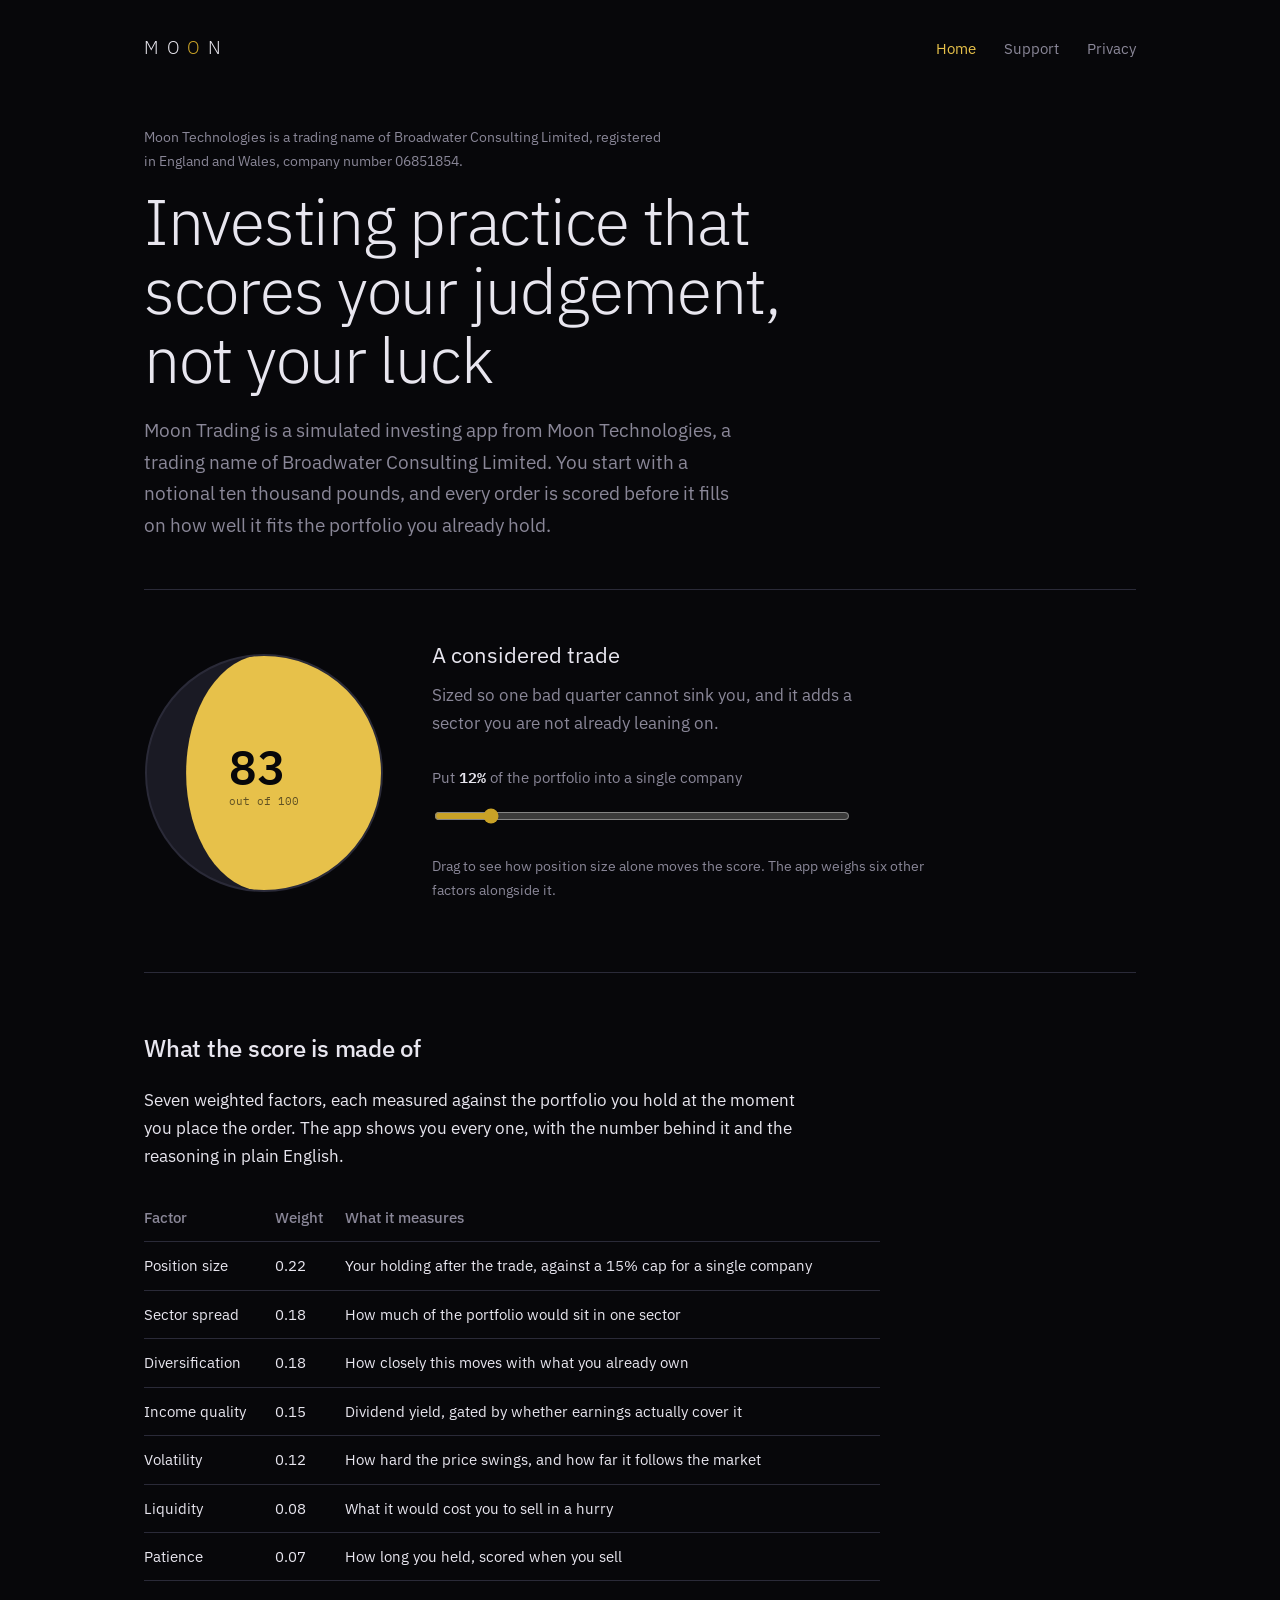
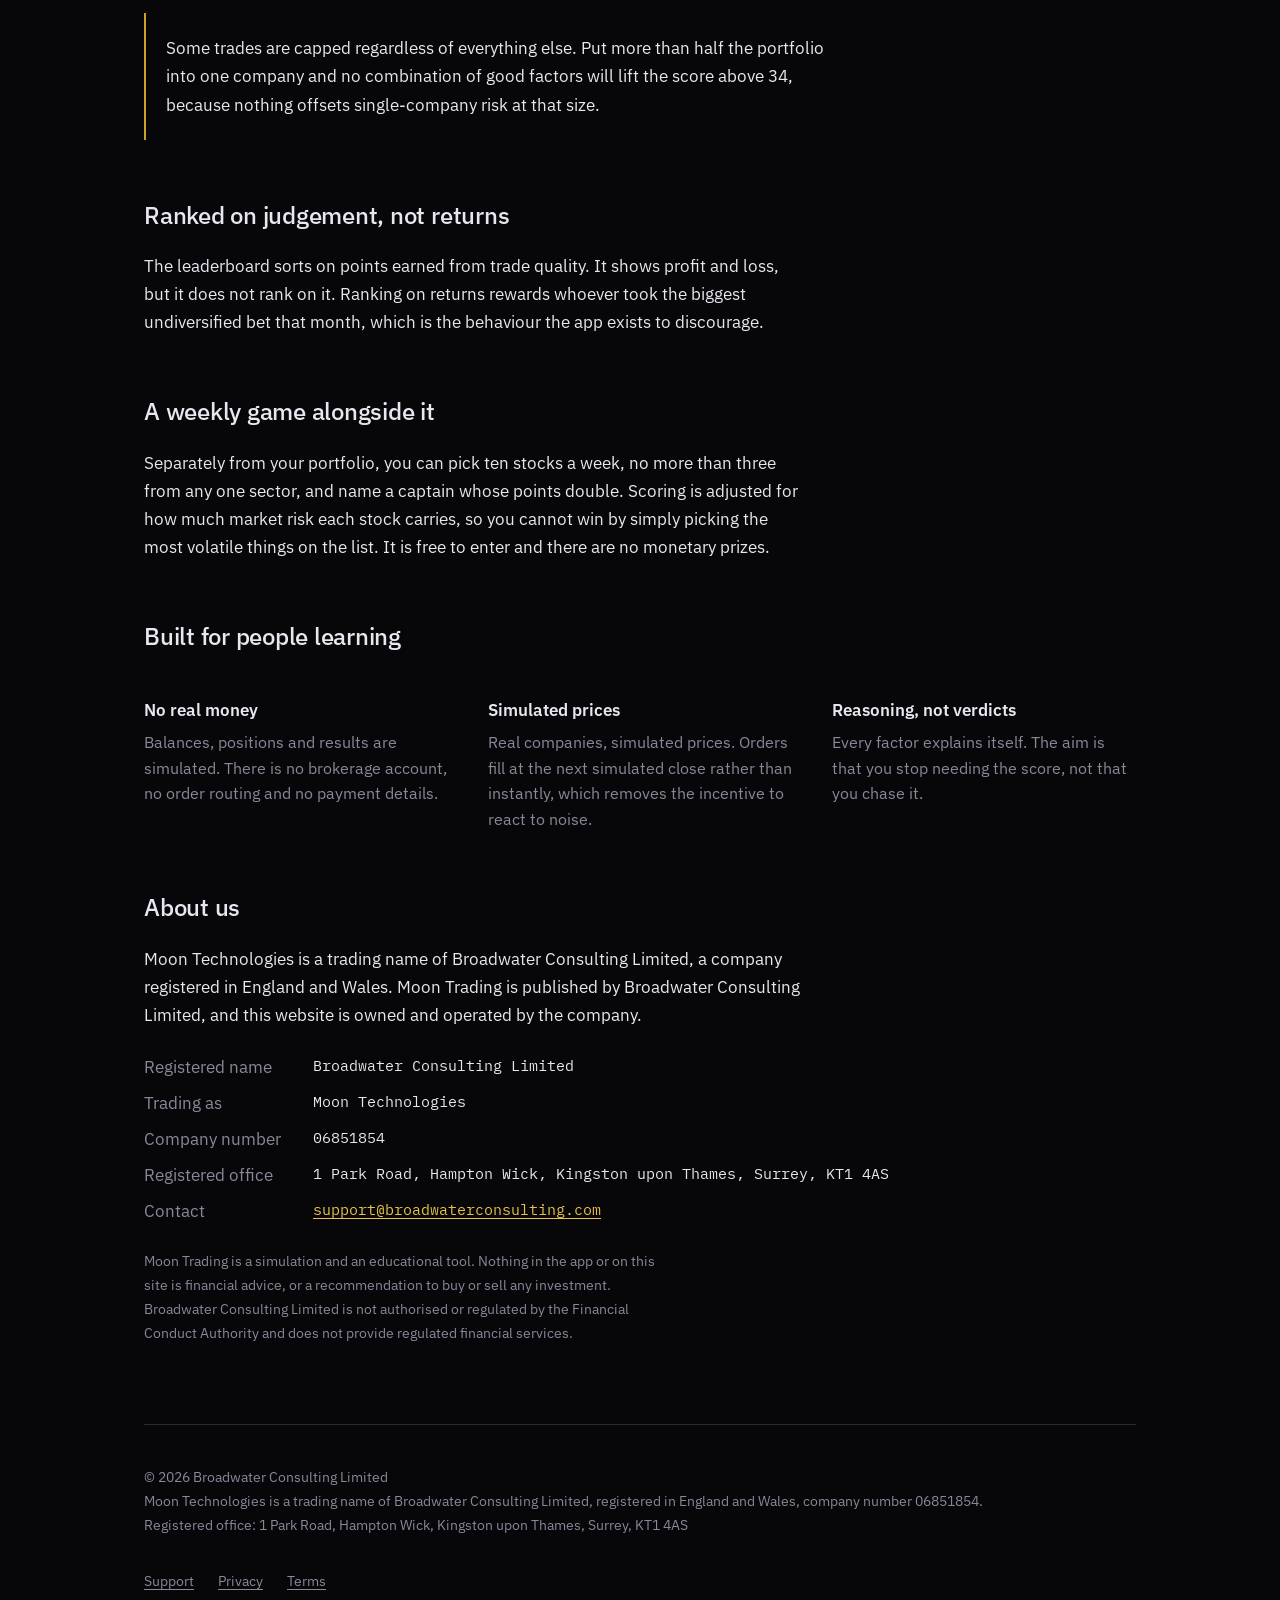
<file: index.html>
<!DOCTYPE html>
<html lang="en-GB">
<head>
<meta charset="utf-8">
<meta name="viewport" content="width=device-width, initial-scale=1">
<title>Moon Technologies</title>
<meta name="description" content="Moon Technologies is a trading name of Broadwater Consulting Limited. We build Moon Trading, a simulated investing app that scores every trade on how well it fits your portfolio. Simulated funds only.">
<link rel="preconnect" href="https://fonts.googleapis.com">
<link rel="preconnect" href="https://fonts.gstatic.com" crossorigin>
<link href="https://fonts.googleapis.com/css2?family=IBM+Plex+Mono:wght@400;600&family=IBM+Plex+Sans:wght@300;400;500;600&display=swap" rel="stylesheet">
<link rel="stylesheet" href="styles.css">
</head>
<body>
<div class="shell">

<header class="site">
  <a class="wordmark" href="index.html">MO<span>O</span>N</a>
  <nav class="site">
    <a href="index.html" aria-current="page">Home</a>
    <a href="support.html">Support</a>
    <a href="privacy.html">Privacy</a>
  </nav>
</header>

<main>
  <p class="small muted">Moon Technologies is a trading name of Broadwater Consulting Limited, registered in England and Wales, company number 06851854.</p>

  <h1>Investing practice that scores your judgement, not your luck</h1>
  <p class="lead">Moon Trading is a simulated investing app from Moon Technologies, a trading name of Broadwater Consulting Limited. You start with a notional ten thousand pounds, and every order is scored before it fills on how well it fits the portfolio you already hold.</p>

  <section class="demo" aria-labelledby="demo-heading">
    <div class="disc-wrap">
      <svg viewBox="0 0 240 240" role="img" aria-labelledby="demo-heading">
        <title id="demo-heading">Trade score shown as a moon phase</title>
        <clipPath id="disc"><circle cx="120" cy="120" r="118"/></clipPath>
        <circle cx="120" cy="120" r="118" fill="#1A1A24"/>
        <path id="terminator" clip-path="url(#disc)" fill="#E7C14A"/>
        <circle cx="120" cy="120" r="118" fill="none" stroke="#2A2A38" stroke-width="2"/>
      </svg>
      <div class="disc-readout">
        <div class="disc-score" id="score">83</div>
        <div class="disc-unit">out of 100</div>
      </div>
    </div>

    <div>
      <p class="verdict" id="verdict">A considered trade</p>
      <p class="reason" id="reason">Sized so one bad quarter cannot sink you, and it adds a sector you are not already leaning on.</p>
      <label class="control" for="size">Put <b id="sizeLabel">12%</b> of the portfolio into a single company</label>
      <input type="range" id="size" min="1" max="90" value="12" step="1">
      <p class="small muted" style="margin-top:1rem">Drag to see how position size alone moves the score. The app weighs six other factors alongside it.</p>
    </div>
  </section>

  <h2>What the score is made of</h2>
  <p>Seven weighted factors, each measured against the portfolio you hold at the moment you place the order. The app shows you every one, with the number behind it and the reasoning in plain English.</p>

  <table class="data">
    <thead><tr><th scope="col">Factor</th><th scope="col">Weight</th><th scope="col">What it measures</th></tr></thead>
    <tbody>
      <tr><td>Position size</td><td>0.22</td><td>Your holding after the trade, against a 15% cap for a single company</td></tr>
      <tr><td>Sector spread</td><td>0.18</td><td>How much of the portfolio would sit in one sector</td></tr>
      <tr><td>Diversification</td><td>0.18</td><td>How closely this moves with what you already own</td></tr>
      <tr><td>Income quality</td><td>0.15</td><td>Dividend yield, gated by whether earnings actually cover it</td></tr>
      <tr><td>Volatility</td><td>0.12</td><td>How hard the price swings, and how far it follows the market</td></tr>
      <tr><td>Liquidity</td><td>0.08</td><td>What it would cost you to sell in a hurry</td></tr>
      <tr><td>Patience</td><td>0.07</td><td>How long you held, scored when you sell</td></tr>
    </tbody>
  </table>

  <div class="callout">
    <p>Some trades are capped regardless of everything else. Put more than half the portfolio into one company and no combination of good factors will lift the score above 34, because nothing offsets single-company risk at that size.</p>
  </div>

  <h2>Ranked on judgement, not returns</h2>
  <p>The leaderboard sorts on points earned from trade quality. It shows profit and loss, but it does not rank on it. Ranking on returns rewards whoever took the biggest undiversified bet that month, which is the behaviour the app exists to discourage.</p>

  <h2>A weekly game alongside it</h2>
  <p>Separately from your portfolio, you can pick ten stocks a week, no more than three from any one sector, and name a captain whose points double. Scoring is adjusted for how much market risk each stock carries, so you cannot win by simply picking the most volatile things on the list. It is free to enter and there are no monetary prizes.</p>

  <h2>Built for people learning</h2>
  <div class="facts">
    <div>
      <h3>No real money</h3>
      <p>Balances, positions and results are simulated. There is no brokerage account, no order routing and no payment details.</p>
    </div>
    <div>
      <h3>Simulated prices</h3>
      <p>Real companies, simulated prices. Orders fill at the next simulated close rather than instantly, which removes the incentive to react to noise.</p>
    </div>
    <div>
      <h3>Reasoning, not verdicts</h3>
      <p>Every factor explains itself. The aim is that you stop needing the score, not that you chase it.</p>
    </div>
  </div>

  <h2>About us</h2>
  <p>Moon Technologies is a trading name of Broadwater Consulting Limited, a company registered in England and Wales. Moon Trading is published by Broadwater Consulting Limited, and this website is owned and operated by the company.</p>
  <dl class="meta">
    <dt>Registered name</dt><dd>Broadwater Consulting Limited</dd>
    <dt>Trading as</dt><dd>Moon Technologies</dd>
    <dt>Company number</dt><dd>06851854</dd>
    <dt>Registered office</dt><dd>1 Park Road, Hampton Wick, Kingston upon Thames, Surrey, KT1 4AS</dd>
    <dt>Contact</dt><dd><a href="mailto:support@broadwaterconsulting.com">support@broadwaterconsulting.com</a></dd>
  </dl>

  <p class="small muted">Moon Trading is a simulation and an educational tool. Nothing in the app or on this site is financial advice, or a recommendation to buy or sell any investment. Broadwater Consulting Limited is not authorised or regulated by the Financial Conduct Authority and does not provide regulated financial services.</p>
</main>

<footer class="site">
  <div>
    &copy; 2026 Broadwater Consulting Limited<br>
    Moon Technologies is a trading name of Broadwater Consulting Limited, registered in England and Wales, company number 06851854.<br>
    Registered office: 1 Park Road, Hampton Wick, Kingston upon Thames, Surrey, KT1 4AS
  </div>
  <nav>
    <a href="support.html">Support</a>
    <a href="privacy.html">Privacy</a>
    <a href="terms.html">Terms</a>
  </nav>
</footer>

</div>

<script>
(function () {
  var slider = document.getElementById('size');
  var terminator = document.getElementById('terminator');
  var scoreEl = document.getElementById('score');
  var verdictEl = document.getElementById('verdict');
  var reasonEl = document.getElementById('reason');
  var sizeLabel = document.getElementById('sizeLabel');

  function clamp(v) { return Math.max(-1, Math.min(1, v)); }

  function phasePath(illumination) {
    var r = 118, cx = 120, cy = 120;
    var offset = r * (1 - 2 * illumination);
    var rx = Math.abs(offset);
    var inner = illumination > 0.5 ? 1 : 0;
    return 'M ' + cx + ' ' + (cy - r) +
           ' A ' + r + ' ' + r + ' 0 0 1 ' + cx + ' ' + (cy + r) +
           ' A ' + rx + ' ' + r + ' 0 0 ' + inner + ' ' + cx + ' ' + (cy - r) + ' Z';
  }

  function render() {
    var weight = Number(slider.value) / 100;
    var sizeScore = weight <= 0.15 ? 1 : clamp(1 - (weight - 0.15) / 0.15);
    var sectorScore = weight <= 0.3 ? 1 : clamp(1 - (weight - 0.3) / 0.3);
    var others = 0.42;
    var weighted = sizeScore * 0.22 + sectorScore * 0.18 + others * 0.6;
    var raw = Math.round(((weighted + 1) / 2) * 100);
    var capped = weight > 0.5 ? Math.min(raw, 34) : raw;

    var illumination = Math.max(0.02, Math.min(1, capped / 100));
    terminator.setAttribute('d', phasePath(illumination));
    terminator.setAttribute('fill', capped >= 55 ? '#E7C14A' : capped >= 35 ? '#C9A227' : '#B5482F');

    scoreEl.textContent = capped;
    sizeLabel.textContent = slider.value + '%';

    if (capped >= 75) {
      verdictEl.textContent = 'A considered trade';
      reasonEl.textContent = 'Sized so one bad quarter cannot sink you, and it adds a sector you are not already leaning on.';
    } else if (capped >= 55) {
      verdictEl.textContent = 'A reasonable trade';
      reasonEl.textContent = 'Larger than ideal for one company, but not enough to put the whole portfolio at risk.';
    } else if (capped >= 35) {
      verdictEl.textContent = 'This stretches your portfolio';
      reasonEl.textContent = 'One company now drives most of your result. A single profit warning would undo months of work.';
    } else {
      verdictEl.textContent = 'This concentrates risk sharply';
      reasonEl.textContent = 'More than half the portfolio in one company. The score is capped at 34 because no other quality offsets single-company risk at this size.';
    }
  }

  slider.addEventListener('input', render);
  render();
})();
</script>
</body>
</html>
</file>
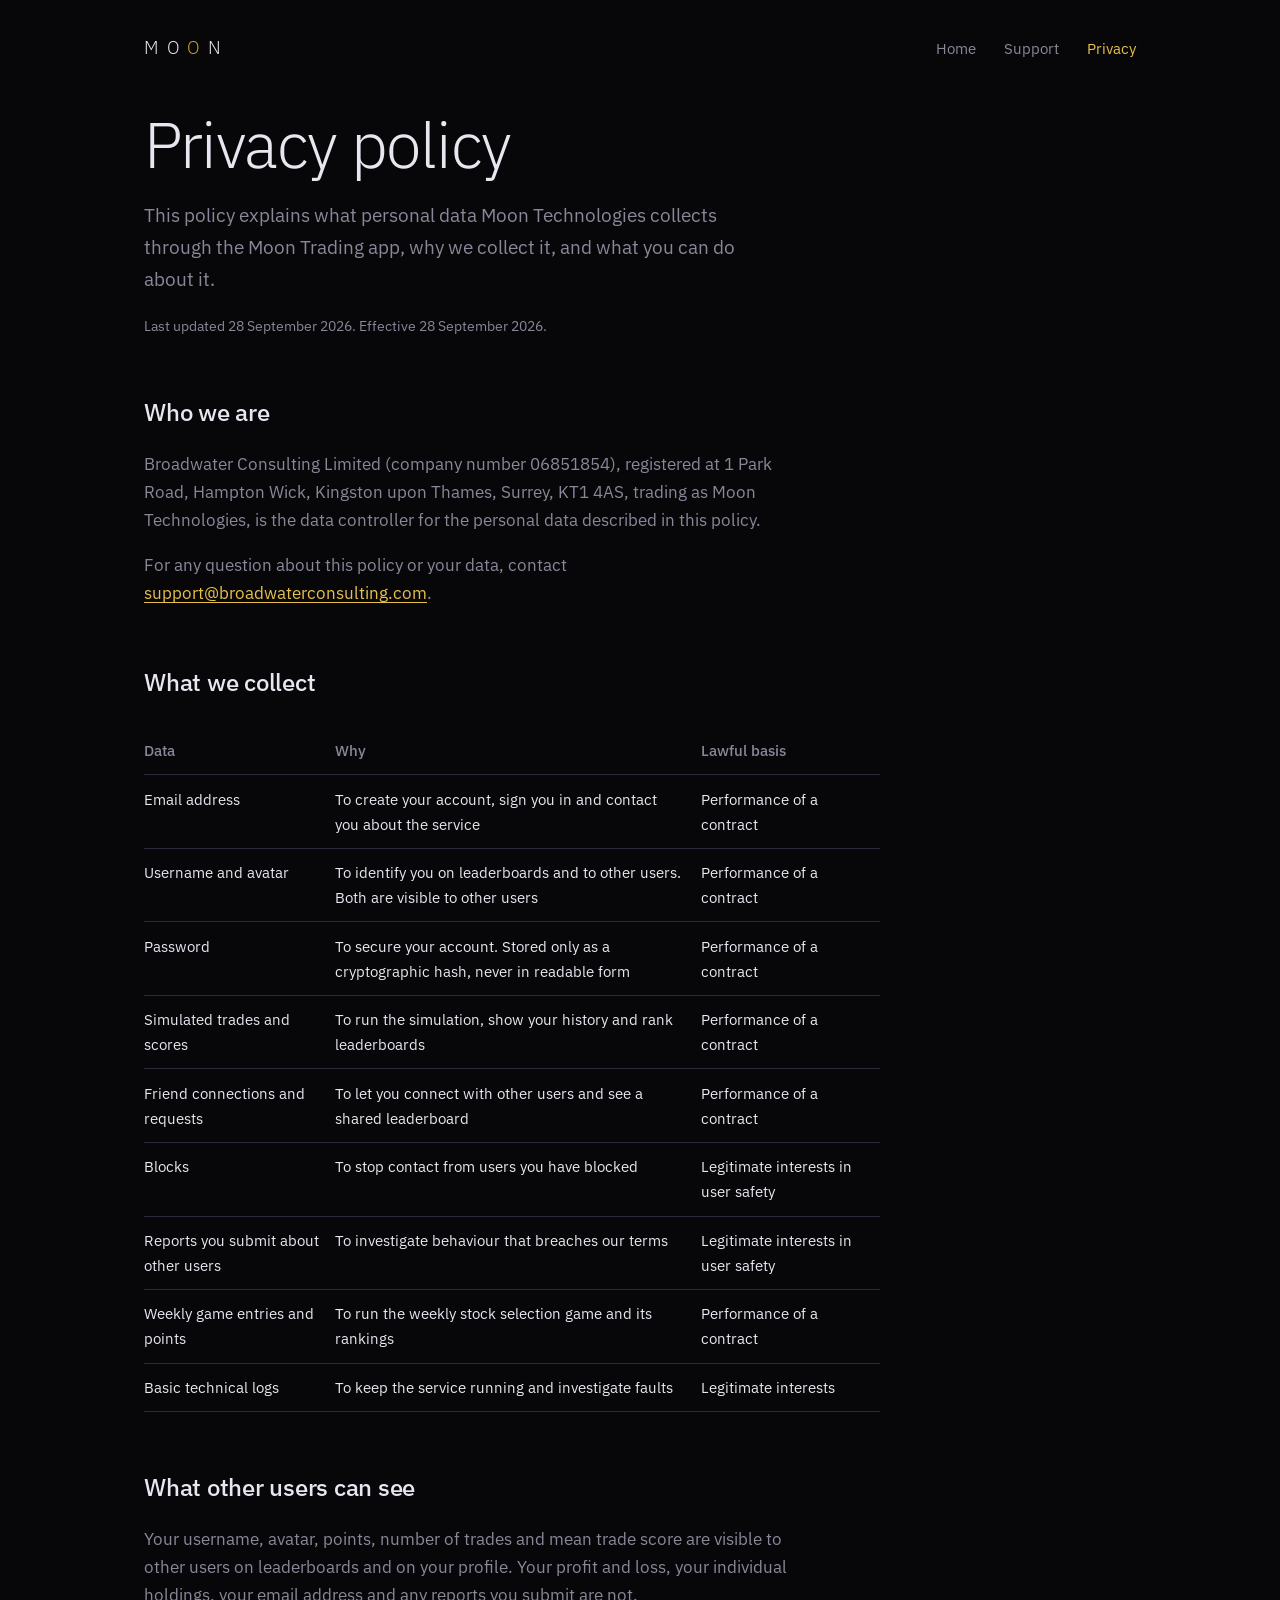
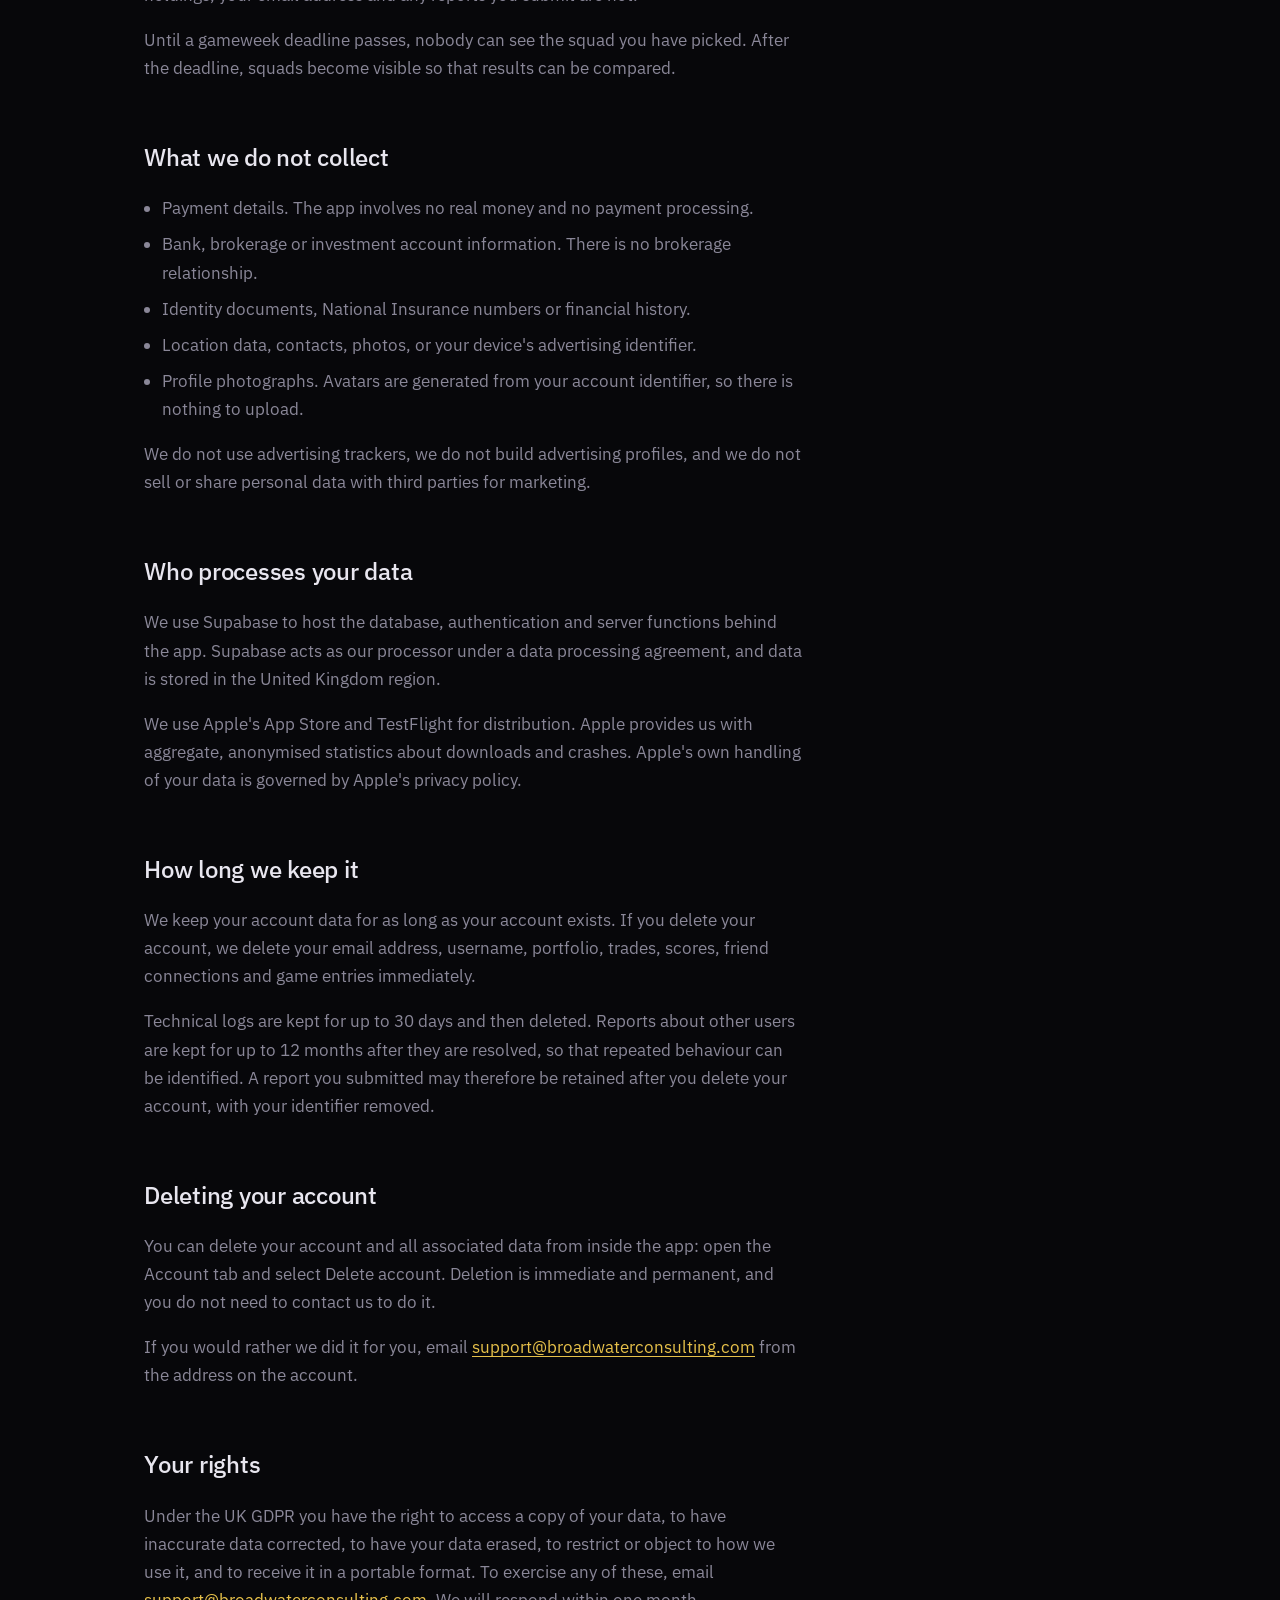
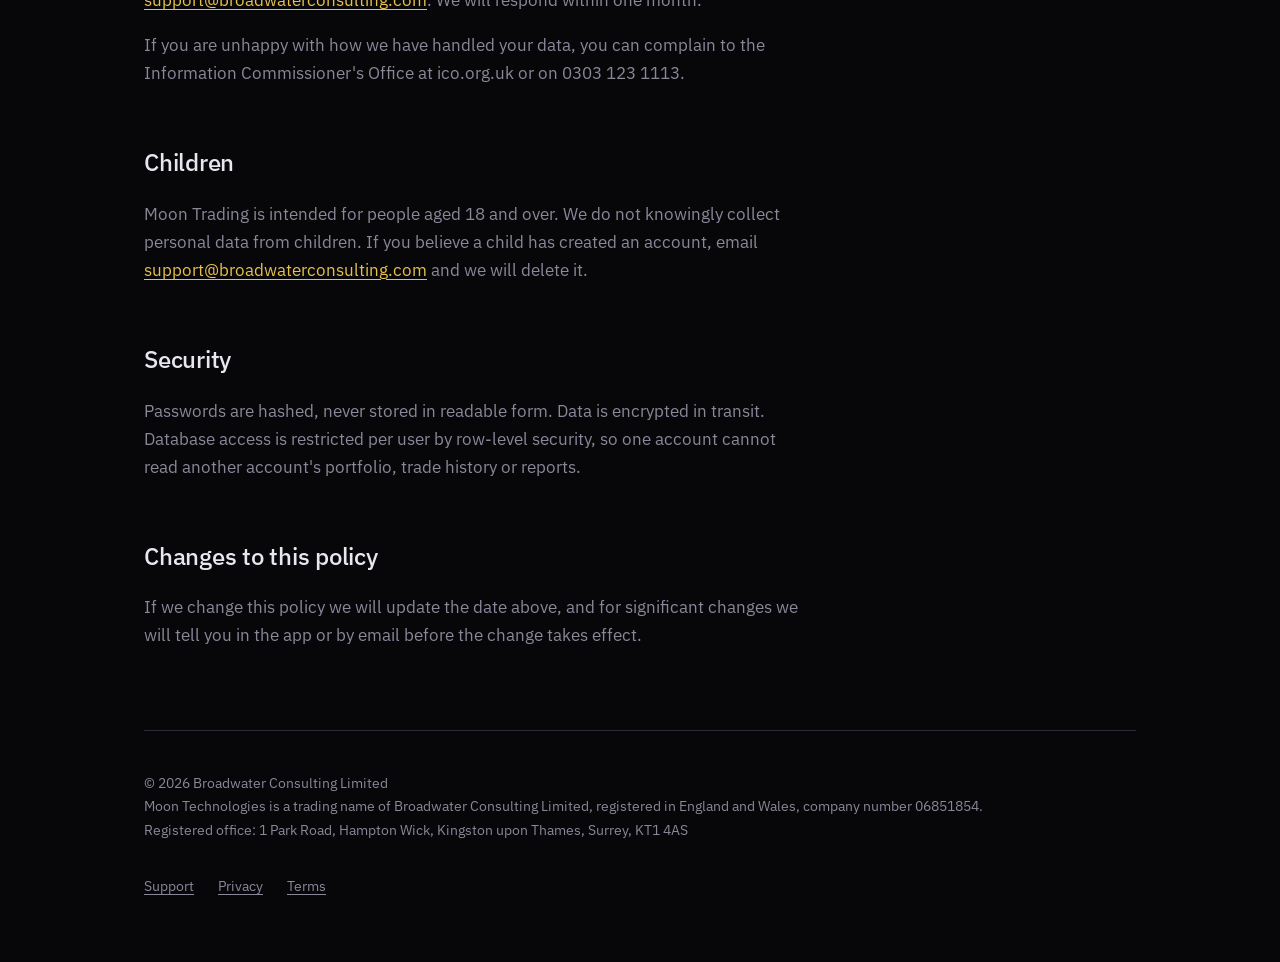
<file: privacy.html>
<!DOCTYPE html>
<html lang="en-GB">
<head>
<meta charset="utf-8">
<meta name="viewport" content="width=device-width, initial-scale=1">
<title>Privacy policy | Moon Technologies</title>
<meta name="description" content="How Moon Technologies, a trading name of Broadwater Consulting Limited, collects, uses and stores personal data in the Moon Trading app.">
<link rel="preconnect" href="https://fonts.googleapis.com">
<link rel="preconnect" href="https://fonts.gstatic.com" crossorigin>
<link href="https://fonts.googleapis.com/css2?family=IBM+Plex+Mono:wght@400;600&family=IBM+Plex+Sans:wght@300;400;500;600&display=swap" rel="stylesheet">
<link rel="stylesheet" href="styles.css">
</head>
<body>
<div class="shell">

<header class="site">
  <a class="wordmark" href="index.html">MO<span>O</span>N</a>
  <nav class="site">
    <a href="index.html">Home</a>
    <a href="support.html">Support</a>
    <a href="privacy.html" aria-current="page">Privacy</a>
  </nav>
</header>

<main class="legal">
  <h1>Privacy policy</h1>
  <p class="lead">This policy explains what personal data Moon Technologies collects through the Moon Trading app, why we collect it, and what you can do about it.</p>
  <p class="small">Last updated 28 September 2026. Effective 28 September 2026.</p>

  <h2>Who we are</h2>
  <p>Broadwater Consulting Limited (company number 06851854), registered at 1 Park Road, Hampton Wick, Kingston upon Thames, Surrey, KT1 4AS, trading as Moon Technologies, is the data controller for the personal data described in this policy.</p>
  <p>For any question about this policy or your data, contact <a href="mailto:support@broadwaterconsulting.com">support@broadwaterconsulting.com</a>.</p>

  <h2>What we collect</h2>
  <table class="data">
    <thead><tr><th scope="col">Data</th><th scope="col">Why</th><th scope="col">Lawful basis</th></tr></thead>
    <tbody>
      <tr><td>Email address</td><td>To create your account, sign you in and contact you about the service</td><td>Performance of a contract</td></tr>
      <tr><td>Username and avatar</td><td>To identify you on leaderboards and to other users. Both are visible to other users</td><td>Performance of a contract</td></tr>
      <tr><td>Password</td><td>To secure your account. Stored only as a cryptographic hash, never in readable form</td><td>Performance of a contract</td></tr>
      <tr><td>Simulated trades and scores</td><td>To run the simulation, show your history and rank leaderboards</td><td>Performance of a contract</td></tr>
      <tr><td>Friend connections and requests</td><td>To let you connect with other users and see a shared leaderboard</td><td>Performance of a contract</td></tr>
      <tr><td>Blocks</td><td>To stop contact from users you have blocked</td><td>Legitimate interests in user safety</td></tr>
      <tr><td>Reports you submit about other users</td><td>To investigate behaviour that breaches our terms</td><td>Legitimate interests in user safety</td></tr>
      <tr><td>Weekly game entries and points</td><td>To run the weekly stock selection game and its rankings</td><td>Performance of a contract</td></tr>
      <tr><td>Basic technical logs</td><td>To keep the service running and investigate faults</td><td>Legitimate interests</td></tr>
    </tbody>
  </table>

  <h2>What other users can see</h2>
  <p>Your username, avatar, points, number of trades and mean trade score are visible to other users on leaderboards and on your profile. Your profit and loss, your individual holdings, your email address and any reports you submit are not.</p>
  <p>Until a gameweek deadline passes, nobody can see the squad you have picked. After the deadline, squads become visible so that results can be compared.</p>

  <h2>What we do not collect</h2>
  <ul>
    <li>Payment details. The app involves no real money and no payment processing.</li>
    <li>Bank, brokerage or investment account information. There is no brokerage relationship.</li>
    <li>Identity documents, National Insurance numbers or financial history.</li>
    <li>Location data, contacts, photos, or your device's advertising identifier.</li>
    <li>Profile photographs. Avatars are generated from your account identifier, so there is nothing to upload.</li>
  </ul>
  <p>We do not use advertising trackers, we do not build advertising profiles, and we do not sell or share personal data with third parties for marketing.</p>

  <h2>Who processes your data</h2>
  <p>We use Supabase to host the database, authentication and server functions behind the app. Supabase acts as our processor under a data processing agreement, and data is stored in the United Kingdom region.</p>
  <p>We use Apple's App Store and TestFlight for distribution. Apple provides us with aggregate, anonymised statistics about downloads and crashes. Apple's own handling of your data is governed by Apple's privacy policy.</p>

  <h2>How long we keep it</h2>
  <p>We keep your account data for as long as your account exists. If you delete your account, we delete your email address, username, portfolio, trades, scores, friend connections and game entries immediately.</p>
  <p>Technical logs are kept for up to 30 days and then deleted. Reports about other users are kept for up to 12 months after they are resolved, so that repeated behaviour can be identified. A report you submitted may therefore be retained after you delete your account, with your identifier removed.</p>

  <h2>Deleting your account</h2>
  <p>You can delete your account and all associated data from inside the app: open the Account tab and select Delete account. Deletion is immediate and permanent, and you do not need to contact us to do it.</p>
  <p>If you would rather we did it for you, email <a href="mailto:support@broadwaterconsulting.com">support@broadwaterconsulting.com</a> from the address on the account.</p>

  <h2>Your rights</h2>
  <p>Under the UK GDPR you have the right to access a copy of your data, to have inaccurate data corrected, to have your data erased, to restrict or object to how we use it, and to receive it in a portable format. To exercise any of these, email <a href="mailto:support@broadwaterconsulting.com">support@broadwaterconsulting.com</a>. We will respond within one month.</p>
  <p>If you are unhappy with how we have handled your data, you can complain to the Information Commissioner's Office at ico.org.uk or on 0303 123 1113.</p>

  <h2>Children</h2>
  <p>Moon Trading is intended for people aged 18 and over. We do not knowingly collect personal data from children. If you believe a child has created an account, email <a href="mailto:support@broadwaterconsulting.com">support@broadwaterconsulting.com</a> and we will delete it.</p>

  <h2>Security</h2>
  <p>Passwords are hashed, never stored in readable form. Data is encrypted in transit. Database access is restricted per user by row-level security, so one account cannot read another account's portfolio, trade history or reports.</p>

  <h2>Changes to this policy</h2>
  <p>If we change this policy we will update the date above, and for significant changes we will tell you in the app or by email before the change takes effect.</p>
</main>

<footer class="site">
  <div>
    &copy; 2026 Broadwater Consulting Limited<br>
    Moon Technologies is a trading name of Broadwater Consulting Limited, registered in England and Wales, company number 06851854.<br>
    Registered office: 1 Park Road, Hampton Wick, Kingston upon Thames, Surrey, KT1 4AS
  </div>
  <nav>
    <a href="support.html">Support</a>
    <a href="privacy.html">Privacy</a>
    <a href="terms.html">Terms</a>
  </nav>
</footer>

</div>
</body>
</html>
</file>
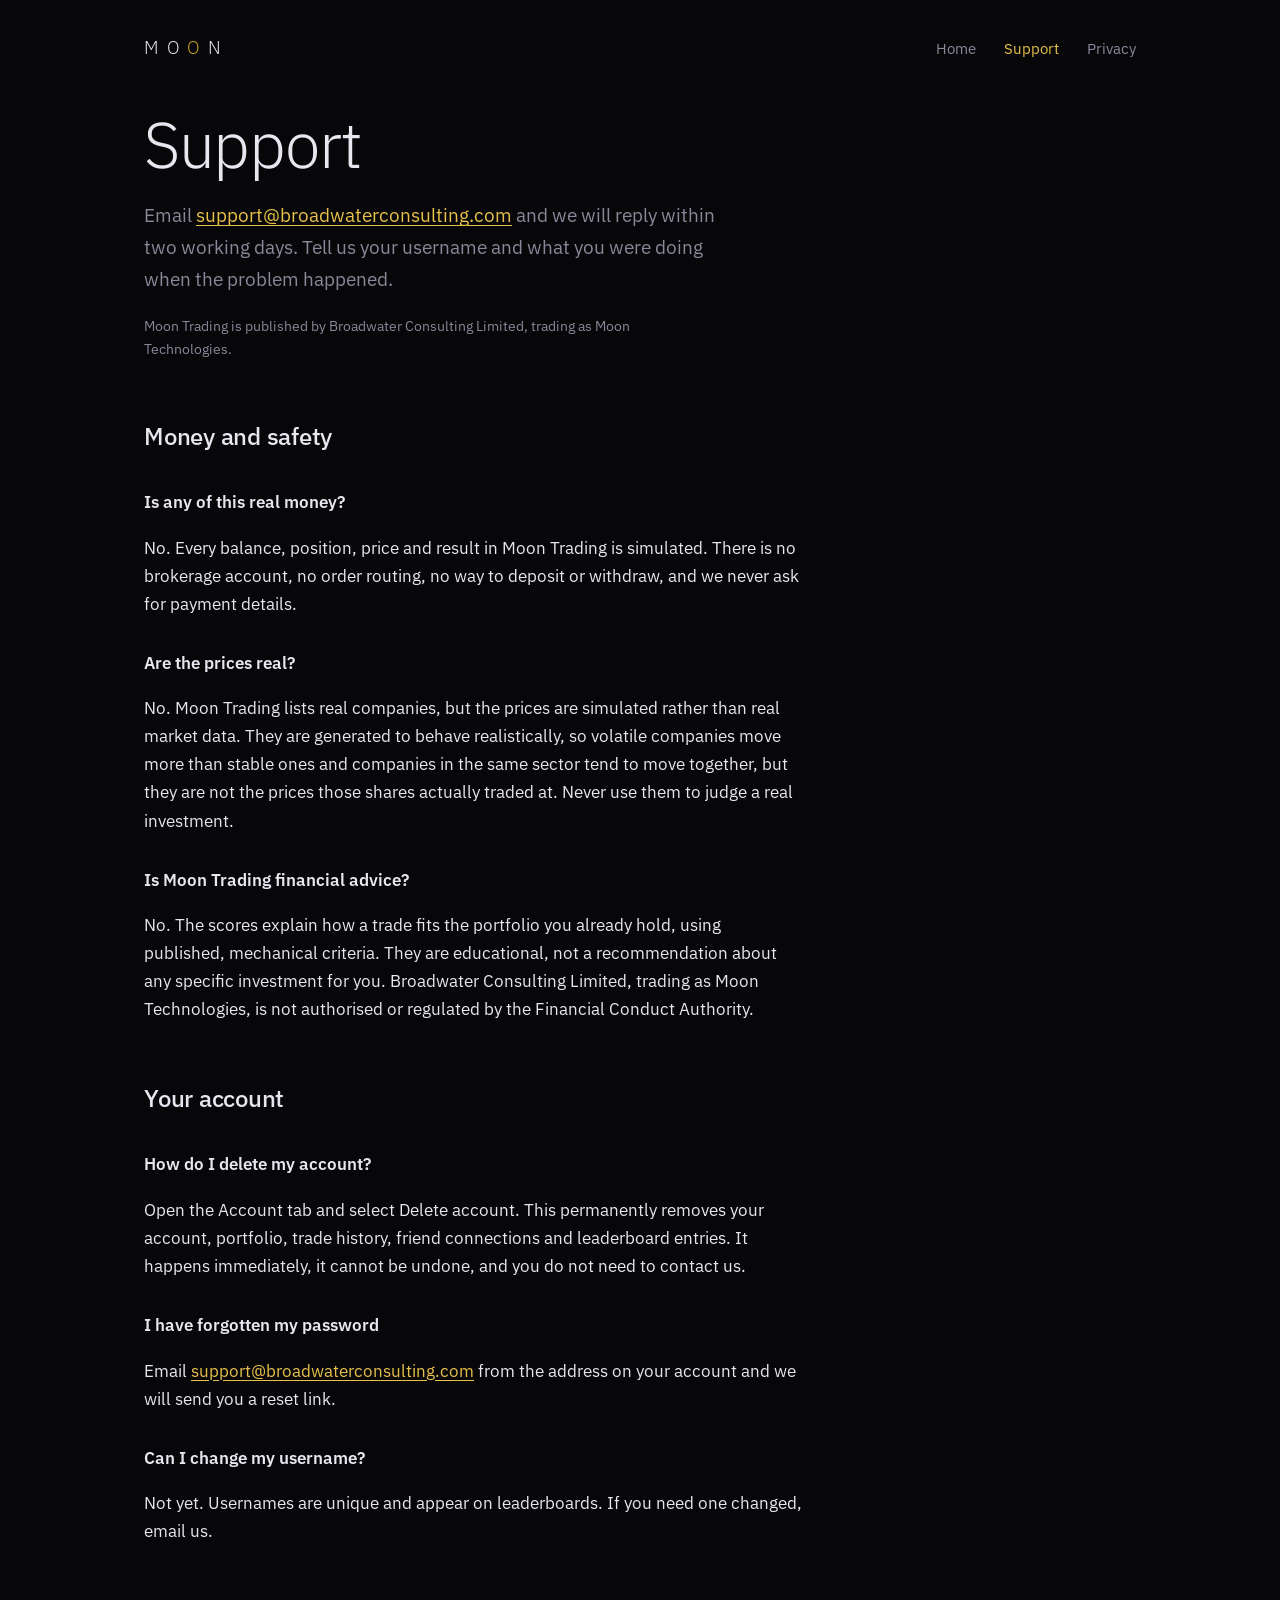
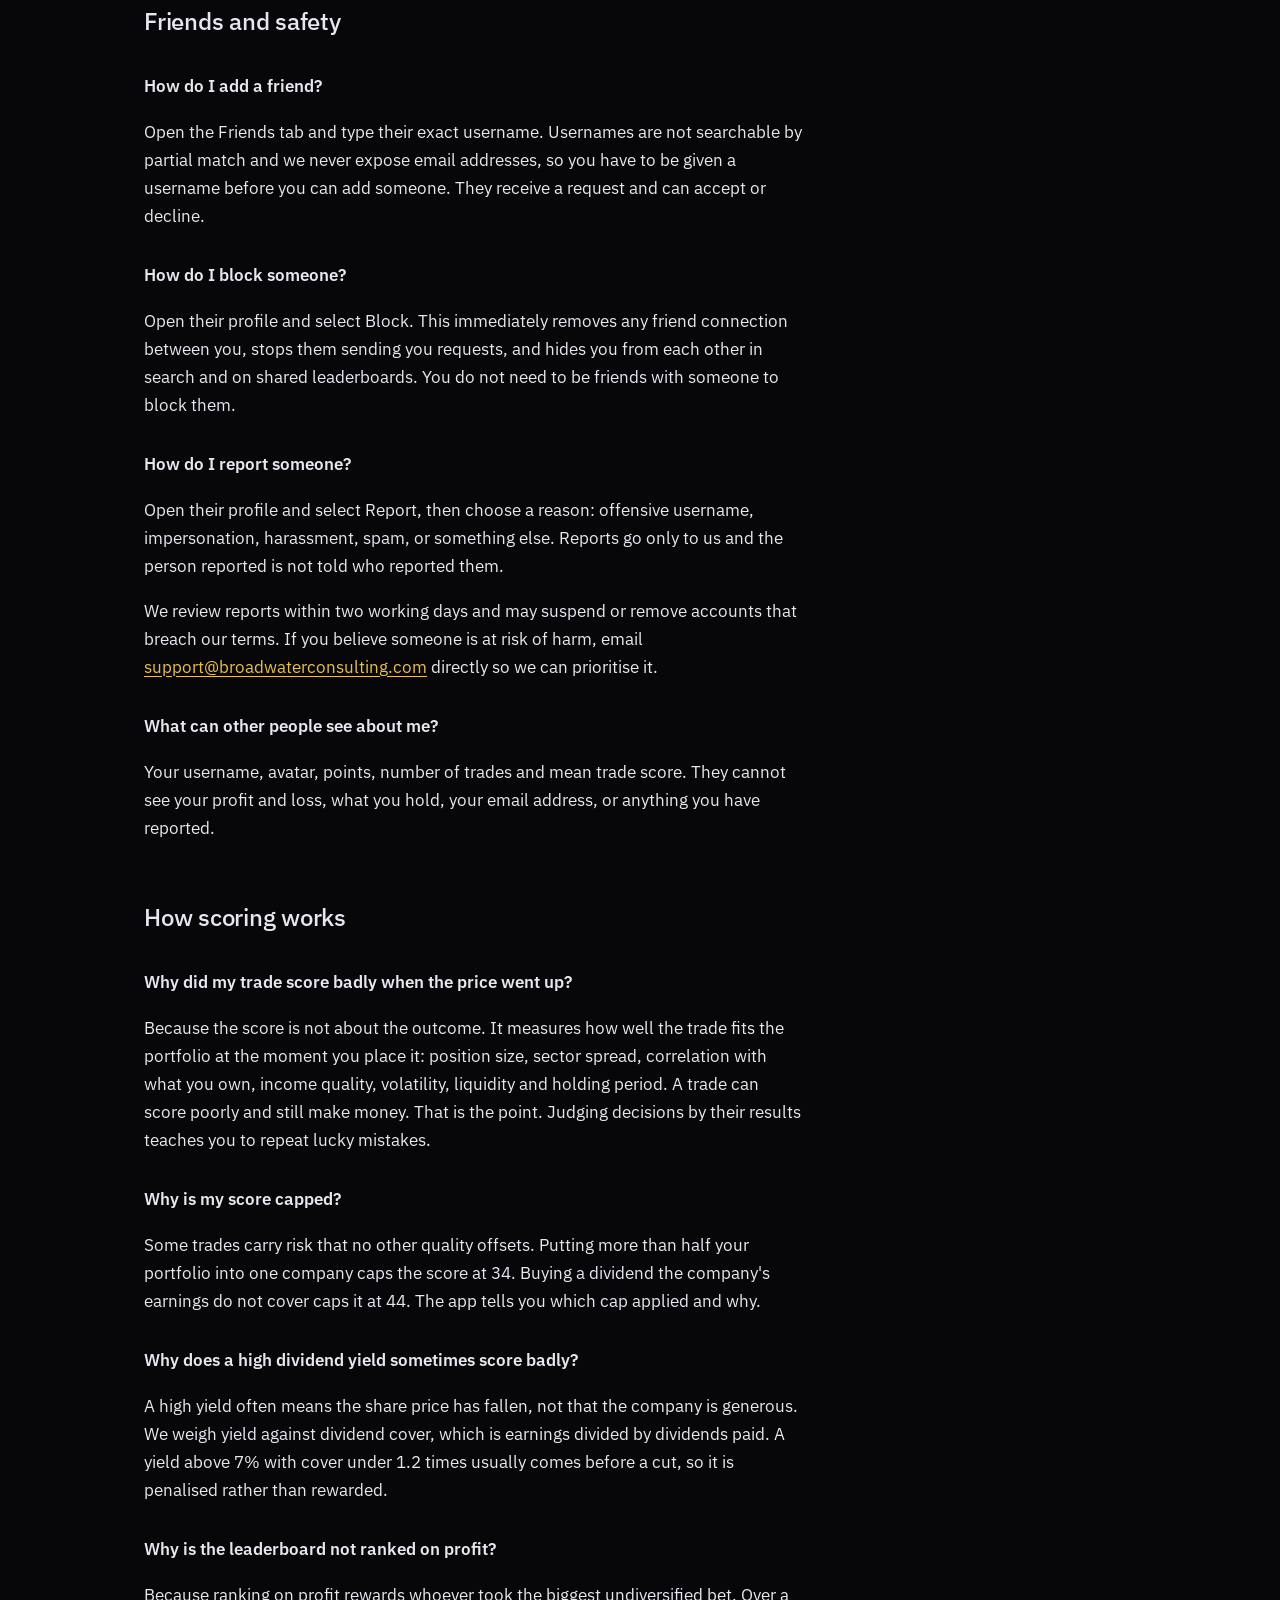
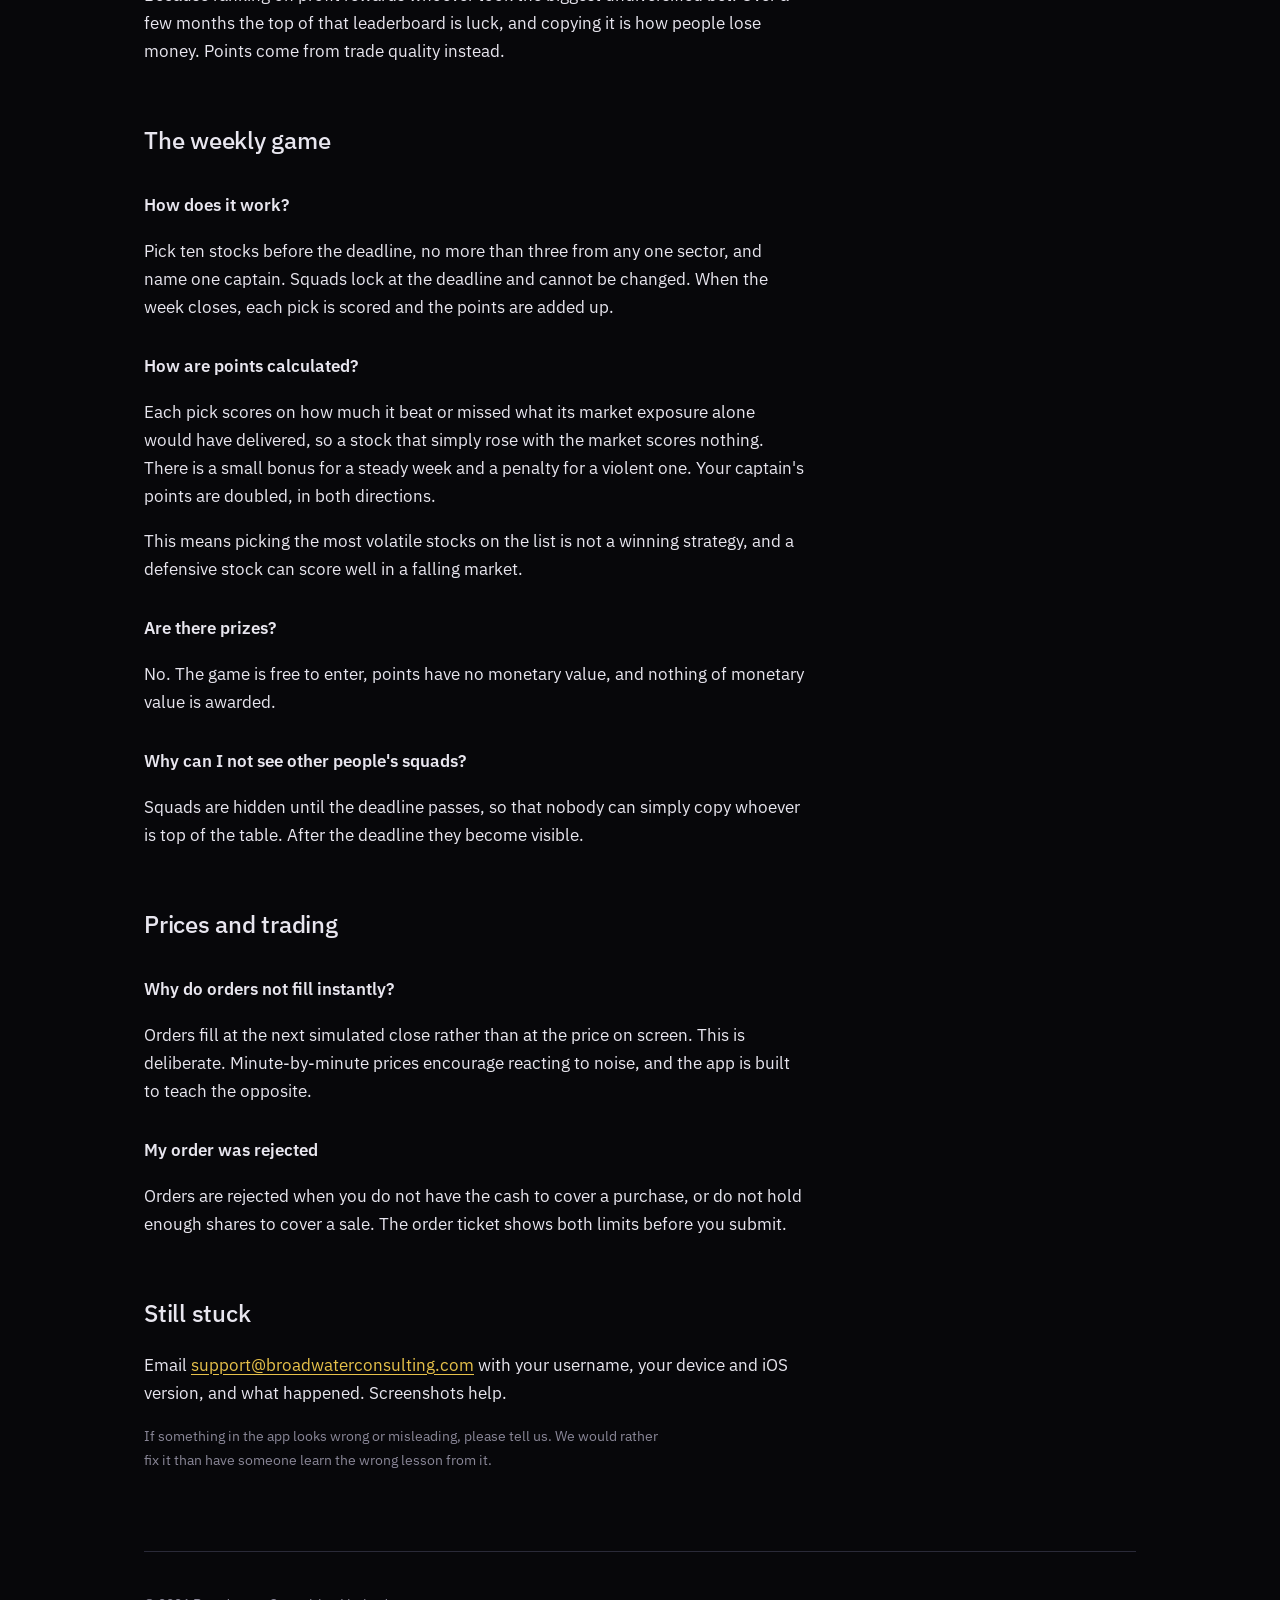
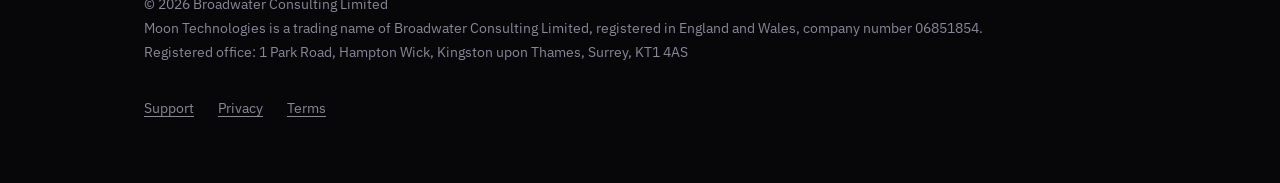
<file: support.html>
<!DOCTYPE html>
<html lang="en-GB">
<head>
<meta charset="utf-8">
<meta name="viewport" content="width=device-width, initial-scale=1">
<title>Support | Moon Technologies</title>
<meta name="description" content="Help with Moon Trading from Moon Technologies, a trading name of Broadwater Consulting Limited: accounts, scoring, safety, deleting your data and contacting us.">
<link rel="preconnect" href="https://fonts.googleapis.com">
<link rel="preconnect" href="https://fonts.gstatic.com" crossorigin>
<link href="https://fonts.googleapis.com/css2?family=IBM+Plex+Mono:wght@400;600&family=IBM+Plex+Sans:wght@300;400;500;600&display=swap" rel="stylesheet">
<link rel="stylesheet" href="styles.css">
</head>
<body>
<div class="shell">

<header class="site">
  <a class="wordmark" href="index.html">MO<span>O</span>N</a>
  <nav class="site">
    <a href="index.html">Home</a>
    <a href="support.html" aria-current="page">Support</a>
    <a href="privacy.html">Privacy</a>
  </nav>
</header>

<main>
  <h1>Support</h1>
  <p class="lead">Email <a href="mailto:support@broadwaterconsulting.com">support@broadwaterconsulting.com</a> and we will reply within two working days. Tell us your username and what you were doing when the problem happened.</p>
  <p class="small muted">Moon Trading is published by Broadwater Consulting Limited, trading as Moon Technologies.</p>

  <h2>Money and safety</h2>
  <h3>Is any of this real money?</h3>
  <p>No. Every balance, position, price and result in Moon Trading is simulated. There is no brokerage account, no order routing, no way to deposit or withdraw, and we never ask for payment details.</p>

  <h3>Are the prices real?</h3>
  <p>No. Moon Trading lists real companies, but the prices are simulated rather than real market data. They are generated to behave realistically, so volatile companies move more than stable ones and companies in the same sector tend to move together, but they are not the prices those shares actually traded at. Never use them to judge a real investment.</p>

  <h3>Is Moon Trading financial advice?</h3>
  <p>No. The scores explain how a trade fits the portfolio you already hold, using published, mechanical criteria. They are educational, not a recommendation about any specific investment for you. Broadwater Consulting Limited, trading as Moon Technologies, is not authorised or regulated by the Financial Conduct Authority.</p>

  <h2>Your account</h2>
  <h3>How do I delete my account?</h3>
  <p>Open the Account tab and select Delete account. This permanently removes your account, portfolio, trade history, friend connections and leaderboard entries. It happens immediately, it cannot be undone, and you do not need to contact us.</p>

  <h3>I have forgotten my password</h3>
  <p>Email <a href="mailto:support@broadwaterconsulting.com">support@broadwaterconsulting.com</a> from the address on your account and we will send you a reset link.</p>

  <h3>Can I change my username?</h3>
  <p>Not yet. Usernames are unique and appear on leaderboards. If you need one changed, email us.</p>

  <h2>Friends and safety</h2>
  <h3>How do I add a friend?</h3>
  <p>Open the Friends tab and type their exact username. Usernames are not searchable by partial match and we never expose email addresses, so you have to be given a username before you can add someone. They receive a request and can accept or decline.</p>

  <h3>How do I block someone?</h3>
  <p>Open their profile and select Block. This immediately removes any friend connection between you, stops them sending you requests, and hides you from each other in search and on shared leaderboards. You do not need to be friends with someone to block them.</p>

  <h3>How do I report someone?</h3>
  <p>Open their profile and select Report, then choose a reason: offensive username, impersonation, harassment, spam, or something else. Reports go only to us and the person reported is not told who reported them.</p>
  <p>We review reports within two working days and may suspend or remove accounts that breach our terms. If you believe someone is at risk of harm, email <a href="mailto:support@broadwaterconsulting.com">support@broadwaterconsulting.com</a> directly so we can prioritise it.</p>

  <h3>What can other people see about me?</h3>
  <p>Your username, avatar, points, number of trades and mean trade score. They cannot see your profit and loss, what you hold, your email address, or anything you have reported.</p>

  <h2>How scoring works</h2>
  <h3>Why did my trade score badly when the price went up?</h3>
  <p>Because the score is not about the outcome. It measures how well the trade fits the portfolio at the moment you place it: position size, sector spread, correlation with what you own, income quality, volatility, liquidity and holding period. A trade can score poorly and still make money. That is the point. Judging decisions by their results teaches you to repeat lucky mistakes.</p>

  <h3>Why is my score capped?</h3>
  <p>Some trades carry risk that no other quality offsets. Putting more than half your portfolio into one company caps the score at 34. Buying a dividend the company's earnings do not cover caps it at 44. The app tells you which cap applied and why.</p>

  <h3>Why does a high dividend yield sometimes score badly?</h3>
  <p>A high yield often means the share price has fallen, not that the company is generous. We weigh yield against dividend cover, which is earnings divided by dividends paid. A yield above 7% with cover under 1.2 times usually comes before a cut, so it is penalised rather than rewarded.</p>

  <h3>Why is the leaderboard not ranked on profit?</h3>
  <p>Because ranking on profit rewards whoever took the biggest undiversified bet. Over a few months the top of that leaderboard is luck, and copying it is how people lose money. Points come from trade quality instead.</p>

  <h2>The weekly game</h2>
  <h3>How does it work?</h3>
  <p>Pick ten stocks before the deadline, no more than three from any one sector, and name one captain. Squads lock at the deadline and cannot be changed. When the week closes, each pick is scored and the points are added up.</p>

  <h3>How are points calculated?</h3>
  <p>Each pick scores on how much it beat or missed what its market exposure alone would have delivered, so a stock that simply rose with the market scores nothing. There is a small bonus for a steady week and a penalty for a violent one. Your captain's points are doubled, in both directions.</p>
  <p>This means picking the most volatile stocks on the list is not a winning strategy, and a defensive stock can score well in a falling market.</p>

  <h3>Are there prizes?</h3>
  <p>No. The game is free to enter, points have no monetary value, and nothing of monetary value is awarded.</p>

  <h3>Why can I not see other people's squads?</h3>
  <p>Squads are hidden until the deadline passes, so that nobody can simply copy whoever is top of the table. After the deadline they become visible.</p>

  <h2>Prices and trading</h2>
  <h3>Why do orders not fill instantly?</h3>
  <p>Orders fill at the next simulated close rather than at the price on screen. This is deliberate. Minute-by-minute prices encourage reacting to noise, and the app is built to teach the opposite.</p>

  <h3>My order was rejected</h3>
  <p>Orders are rejected when you do not have the cash to cover a purchase, or do not hold enough shares to cover a sale. The order ticket shows both limits before you submit.</p>

  <h2>Still stuck</h2>
  <p>Email <a href="mailto:support@broadwaterconsulting.com">support@broadwaterconsulting.com</a> with your username, your device and iOS version, and what happened. Screenshots help.</p>
  <p class="small muted">If something in the app looks wrong or misleading, please tell us. We would rather fix it than have someone learn the wrong lesson from it.</p>
</main>

<footer class="site">
  <div>
    &copy; 2026 Broadwater Consulting Limited<br>
    Moon Technologies is a trading name of Broadwater Consulting Limited, registered in England and Wales, company number 06851854.<br>
    Registered office: 1 Park Road, Hampton Wick, Kingston upon Thames, Surrey, KT1 4AS
  </div>
  <nav>
    <a href="support.html">Support</a>
    <a href="privacy.html">Privacy</a>
    <a href="terms.html">Terms</a>
  </nav>
</footer>

</div>
</body>
</html>
</file>
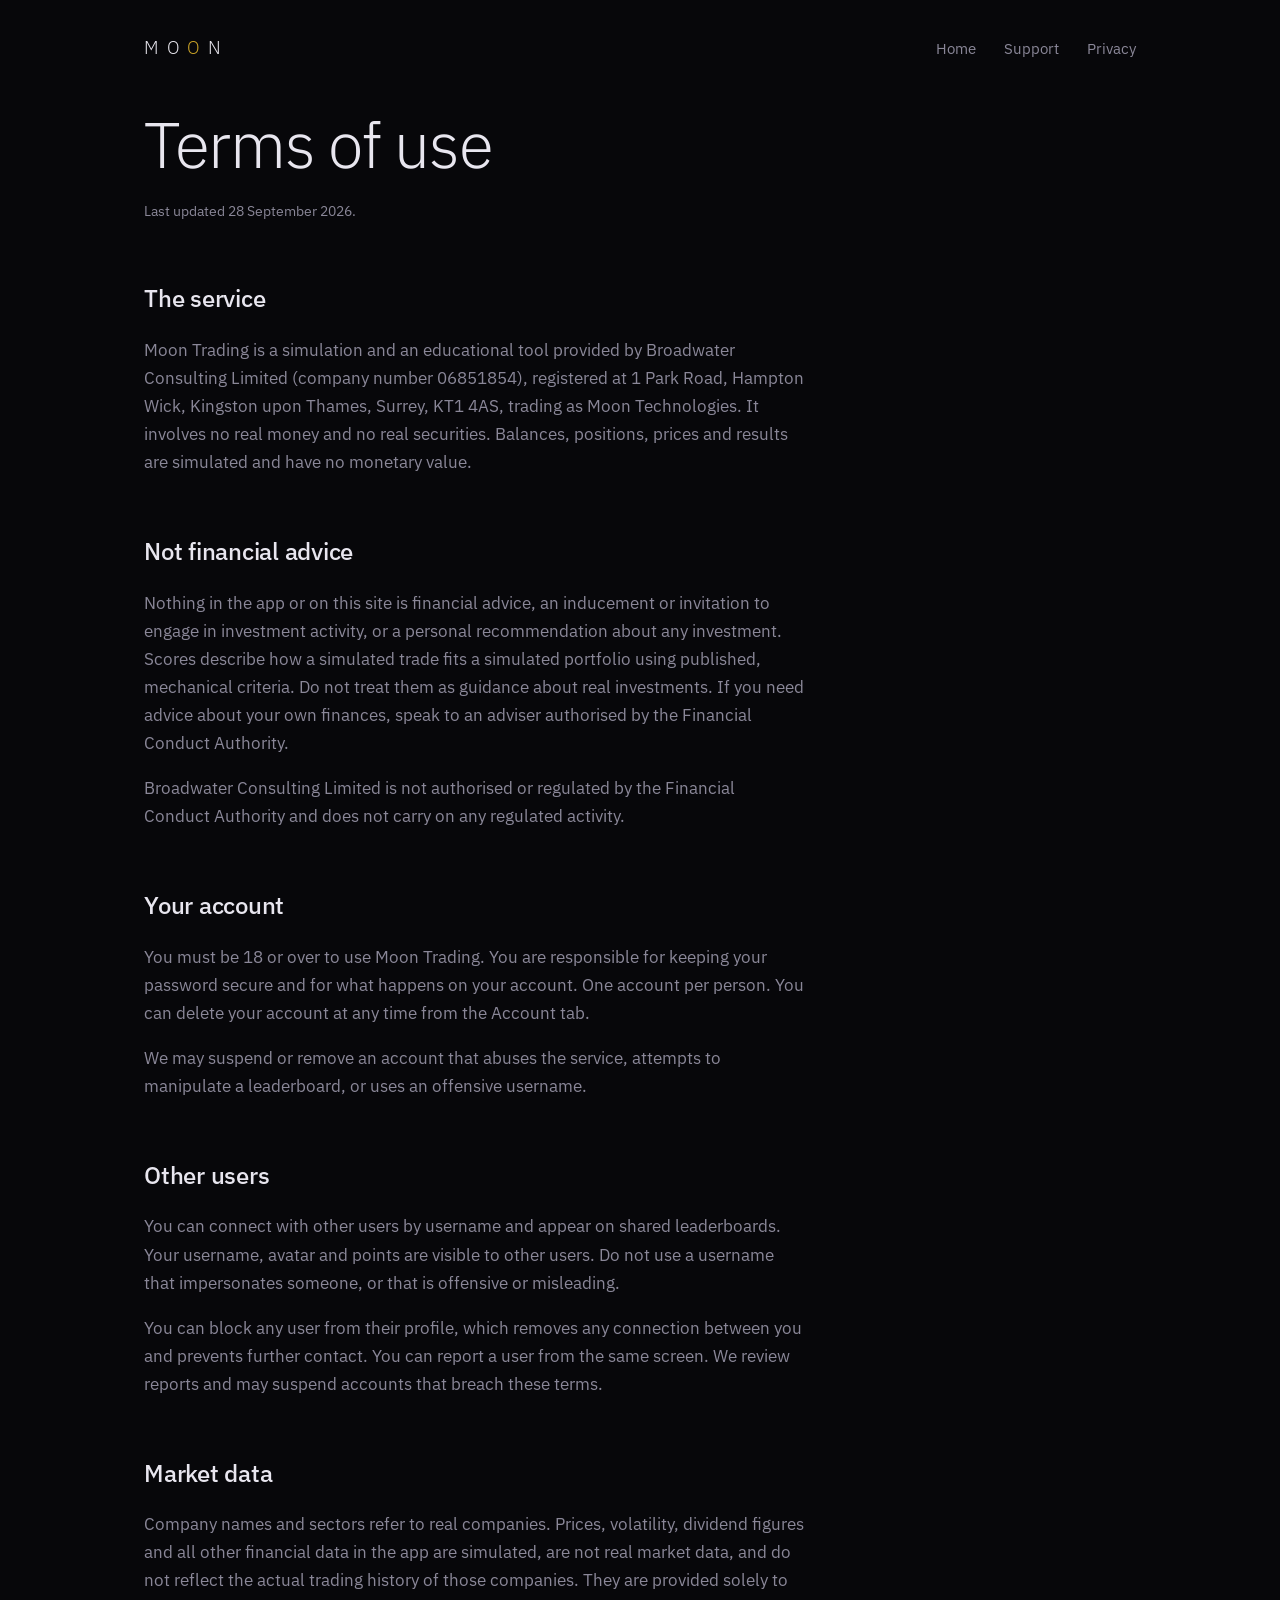
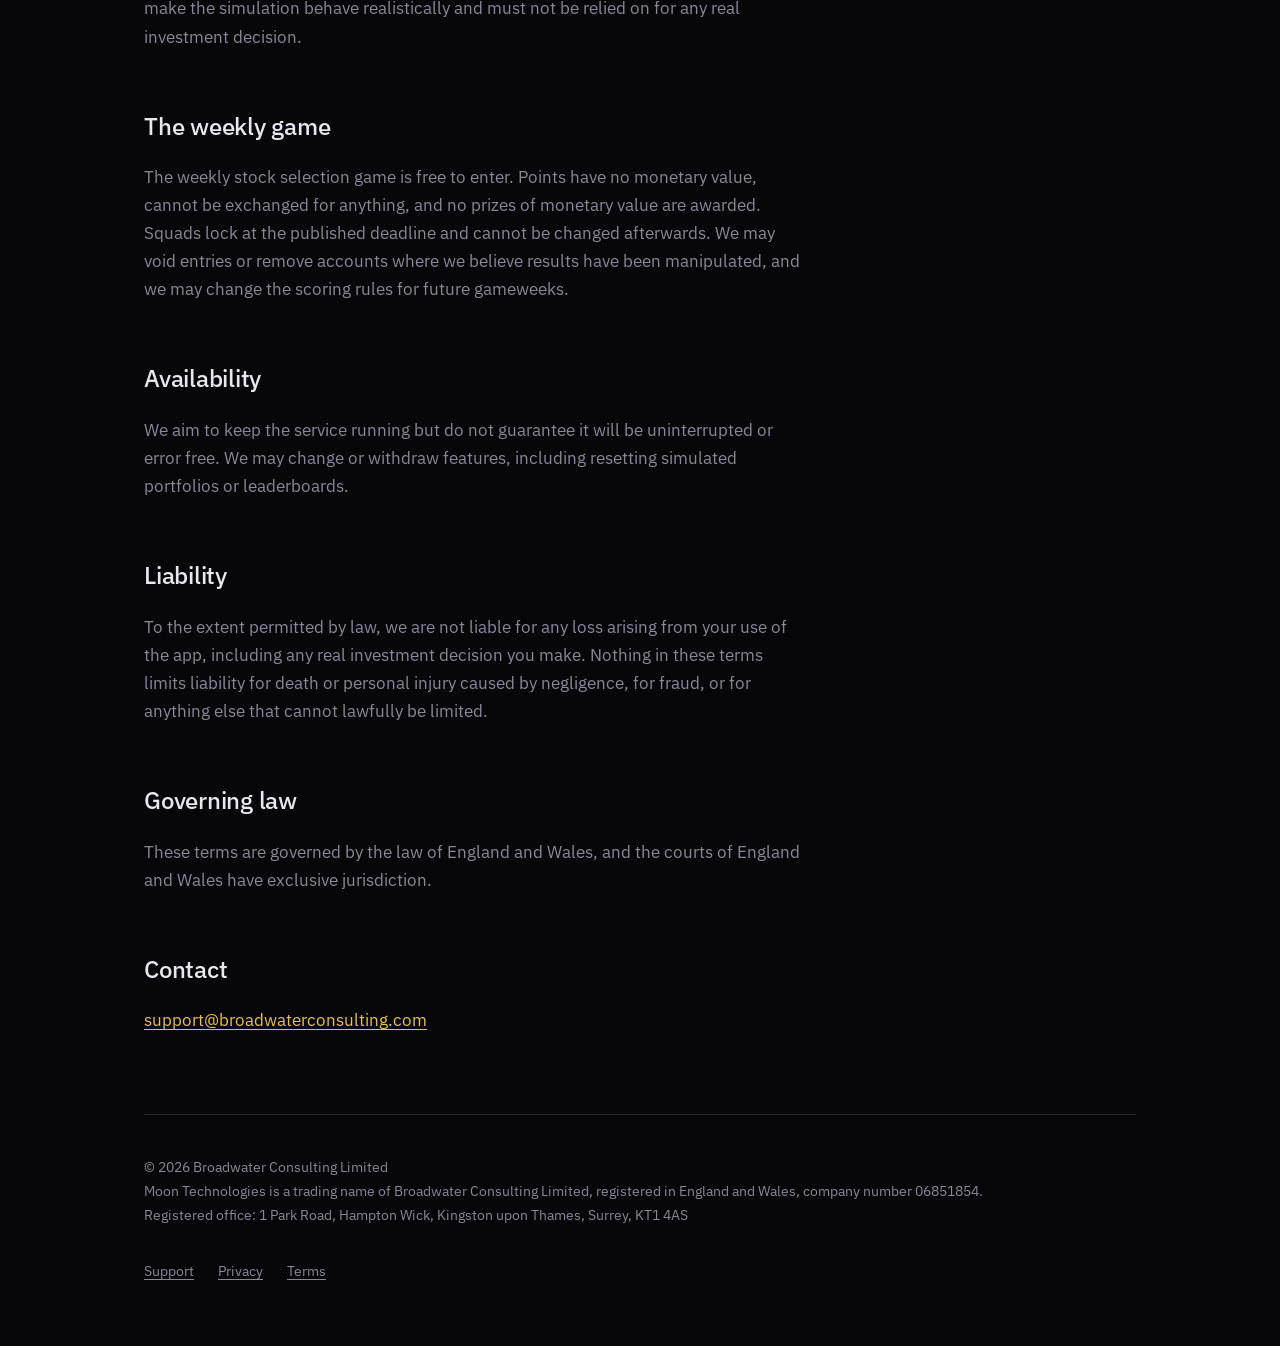
<file: terms.html>
<!DOCTYPE html>
<html lang="en-GB">
<head>
<meta charset="utf-8">
<meta name="viewport" content="width=device-width, initial-scale=1">
<title>Terms of use | Moon Technologies</title>
<meta name="description" content="Terms of use for the Moon Trading app, published by Broadwater Consulting Limited trading as Moon Technologies.">
<link rel="preconnect" href="https://fonts.googleapis.com">
<link rel="preconnect" href="https://fonts.gstatic.com" crossorigin>
<link href="https://fonts.googleapis.com/css2?family=IBM+Plex+Mono:wght@400;600&family=IBM+Plex+Sans:wght@300;400;500;600&display=swap" rel="stylesheet">
<link rel="stylesheet" href="styles.css">
</head>
<body>
<div class="shell">

<header class="site">
  <a class="wordmark" href="index.html">MO<span>O</span>N</a>
  <nav class="site">
    <a href="index.html">Home</a>
    <a href="support.html">Support</a>
    <a href="privacy.html">Privacy</a>
  </nav>
</header>

<main class="legal">
  <h1>Terms of use</h1>
  <p class="small">Last updated 28 September 2026.</p>

  <h2>The service</h2>
  <p>Moon Trading is a simulation and an educational tool provided by Broadwater Consulting Limited (company number 06851854), registered at 1 Park Road, Hampton Wick, Kingston upon Thames, Surrey, KT1 4AS, trading as Moon Technologies. It involves no real money and no real securities. Balances, positions, prices and results are simulated and have no monetary value.</p>

  <h2>Not financial advice</h2>
  <p>Nothing in the app or on this site is financial advice, an inducement or invitation to engage in investment activity, or a personal recommendation about any investment. Scores describe how a simulated trade fits a simulated portfolio using published, mechanical criteria. Do not treat them as guidance about real investments. If you need advice about your own finances, speak to an adviser authorised by the Financial Conduct Authority.</p>
  <p>Broadwater Consulting Limited is not authorised or regulated by the Financial Conduct Authority and does not carry on any regulated activity.</p>

  <h2>Your account</h2>
  <p>You must be 18 or over to use Moon Trading. You are responsible for keeping your password secure and for what happens on your account. One account per person. You can delete your account at any time from the Account tab.</p>
  <p>We may suspend or remove an account that abuses the service, attempts to manipulate a leaderboard, or uses an offensive username.</p>

  <h2>Other users</h2>
  <p>You can connect with other users by username and appear on shared leaderboards. Your username, avatar and points are visible to other users. Do not use a username that impersonates someone, or that is offensive or misleading.</p>
  <p>You can block any user from their profile, which removes any connection between you and prevents further contact. You can report a user from the same screen. We review reports and may suspend accounts that breach these terms.</p>

  <h2>Market data</h2>
  <p>Company names and sectors refer to real companies. Prices, volatility, dividend figures and all other financial data in the app are simulated, are not real market data, and do not reflect the actual trading history of those companies. They are provided solely to make the simulation behave realistically and must not be relied on for any real investment decision.</p>

  <h2>The weekly game</h2>
  <p>The weekly stock selection game is free to enter. Points have no monetary value, cannot be exchanged for anything, and no prizes of monetary value are awarded. Squads lock at the published deadline and cannot be changed afterwards. We may void entries or remove accounts where we believe results have been manipulated, and we may change the scoring rules for future gameweeks.</p>

  <h2>Availability</h2>
  <p>We aim to keep the service running but do not guarantee it will be uninterrupted or error free. We may change or withdraw features, including resetting simulated portfolios or leaderboards.</p>

  <h2>Liability</h2>
  <p>To the extent permitted by law, we are not liable for any loss arising from your use of the app, including any real investment decision you make. Nothing in these terms limits liability for death or personal injury caused by negligence, for fraud, or for anything else that cannot lawfully be limited.</p>

  <h2>Governing law</h2>
  <p>These terms are governed by the law of England and Wales, and the courts of England and Wales have exclusive jurisdiction.</p>

  <h2>Contact</h2>
  <p><a href="mailto:support@broadwaterconsulting.com">support@broadwaterconsulting.com</a></p>
</main>

<footer class="site">
  <div>
    &copy; 2026 Broadwater Consulting Limited<br>
    Moon Technologies is a trading name of Broadwater Consulting Limited, registered in England and Wales, company number 06851854.<br>
    Registered office: 1 Park Road, Hampton Wick, Kingston upon Thames, Surrey, KT1 4AS
  </div>
  <nav>
    <a href="support.html">Support</a>
    <a href="privacy.html">Privacy</a>
    <a href="terms.html">Terms</a>
  </nav>
</footer>

</div>
</body>
</html>
</file>
<file: styles.css>
:root {
  --void: #07070A;
  --crust: #101018;
  --regolith: #1A1A24;
  --rim: #2A2A38;
  --dust: #8A8798;
  --chalk: #E8E6EF;
  --gold: #C9A227;
  --gold-bright: #E7C14A;
  --warning: #B5482F;
  --measure: 66ch;
}

*, *::before, *::after { box-sizing: border-box; }

html { -webkit-text-size-adjust: 100%; }

body {
  margin: 0;
  background: var(--void);
  color: var(--chalk);
  font-family: 'IBM Plex Sans', system-ui, sans-serif;
  font-size: 17px;
  line-height: 1.65;
  -webkit-font-smoothing: antialiased;
}

.shell { width: min(100% - 3rem, 62rem); margin-inline: auto; }

a { color: var(--gold-bright); text-decoration-thickness: 1px; text-underline-offset: 3px; }
a:hover { color: var(--chalk); }
a:focus-visible, button:focus-visible, input:focus-visible {
  outline: 2px solid var(--gold-bright);
  outline-offset: 3px;
}

header.site {
  display: flex;
  align-items: baseline;
  justify-content: space-between;
  gap: 2rem;
  padding: 2rem 0 3rem;
  flex-wrap: wrap;
}

.wordmark {
  font-weight: 300;
  font-size: 1.15rem;
  letter-spacing: 0.42em;
  color: var(--chalk);
  text-decoration: none;
}
.wordmark span { color: var(--gold); }

nav.site { display: flex; gap: 1.75rem; font-size: 0.95rem; }
nav.site a { color: var(--dust); text-decoration: none; }
nav.site a:hover, nav.site a[aria-current='page'] { color: var(--gold-bright); }

h1 {
  font-weight: 300;
  font-size: clamp(2.4rem, 6vw, 4rem);
  line-height: 1.08;
  letter-spacing: -0.02em;
  margin: 0 0 1.25rem;
  max-width: 18ch;
}

h2 {
  font-weight: 500;
  font-size: 1.5rem;
  letter-spacing: -0.01em;
  margin: 3.5rem 0 1rem;
  max-width: 30ch;
}

h3 { font-weight: 600; font-size: 1.05rem; margin: 2rem 0 0.5rem; }

p, li { max-width: var(--measure); color: var(--chalk); }
p.lead { font-size: 1.2rem; color: var(--dust); max-width: 54ch; }
.muted { color: var(--dust); }
.small { font-size: 0.9rem; }

.demo {
  display: grid;
  grid-template-columns: minmax(0, 15rem) minmax(0, 1fr);
  gap: 3rem;
  align-items: center;
  padding: 3rem 0 3.5rem;
  border-top: 1px solid var(--rim);
  border-bottom: 1px solid var(--rim);
  margin: 3rem 0;
}
@media (max-width: 44rem) { .demo { grid-template-columns: 1fr; gap: 2rem; } }

.disc-wrap { position: relative; width: 100%; max-width: 15rem; }
.disc-readout {
  position: absolute; inset: 0;
  display: grid; place-content: center;
  font-family: 'IBM Plex Mono', ui-monospace, monospace;
  color: var(--void);
  pointer-events: none;
}
.disc-score { font-size: 2.9rem; font-weight: 600; line-height: 1; }
.disc-unit { font-size: 0.7rem; opacity: 0.6; text-align: center; margin-top: 0.2rem; }

.verdict { font-size: 1.35rem; font-weight: 400; margin: 0 0 0.5rem; }
.reason { color: var(--dust); margin: 0 0 1.75rem; max-width: 44ch; }

label.control { display: block; color: var(--dust); font-size: 0.95rem; margin-bottom: 0.6rem; }
label.control b { color: var(--chalk); font-family: 'IBM Plex Mono', monospace; font-weight: 600; }

input[type='range'] {
  width: min(100%, 26rem);
  accent-color: var(--gold);
  height: 1.75rem;
}

.facts { display: grid; gap: 2.5rem; grid-template-columns: repeat(auto-fit, minmax(15rem, 1fr)); margin: 2.5rem 0; }
.facts p { margin: 0.35rem 0 0; color: var(--dust); font-size: 0.97rem; }
.facts h3 { margin: 0; color: var(--chalk); }

dl.meta { display: grid; grid-template-columns: max-content 1fr; gap: 0.5rem 2rem; margin: 1.5rem 0; }
dl.meta dt { color: var(--dust); }
dl.meta dd { margin: 0; font-family: 'IBM Plex Mono', monospace; font-size: 0.95rem; }

table.data { border-collapse: collapse; width: 100%; max-width: 46rem; margin: 1.5rem 0; font-size: 0.95rem; }
table.data th, table.data td { text-align: left; padding: 0.7rem 1rem 0.7rem 0; border-bottom: 1px solid var(--rim); vertical-align: top; }
table.data th { color: var(--dust); font-weight: 500; }

.callout {
  border-left: 2px solid var(--gold);
  padding: 0.25rem 0 0.25rem 1.25rem;
  margin: 2rem 0;
}

footer.site {
  border-top: 1px solid var(--rim);
  margin-top: 5rem;
  padding: 2.5rem 0 4rem;
  color: var(--dust);
  font-size: 0.9rem;
  display: flex;
  justify-content: space-between;
  gap: 2rem;
  flex-wrap: wrap;
}
footer.site a { color: var(--dust); }
footer.site nav { display: flex; gap: 1.5rem; }

.legal p, .legal li { color: var(--dust); }
.legal h2 { color: var(--chalk); }
.legal ul { padding-left: 1.1rem; }
.legal li { margin-bottom: 0.5rem; }

@media (prefers-reduced-motion: reduce) {
  * { transition: none !important; animation: none !important; }
}
</file>
